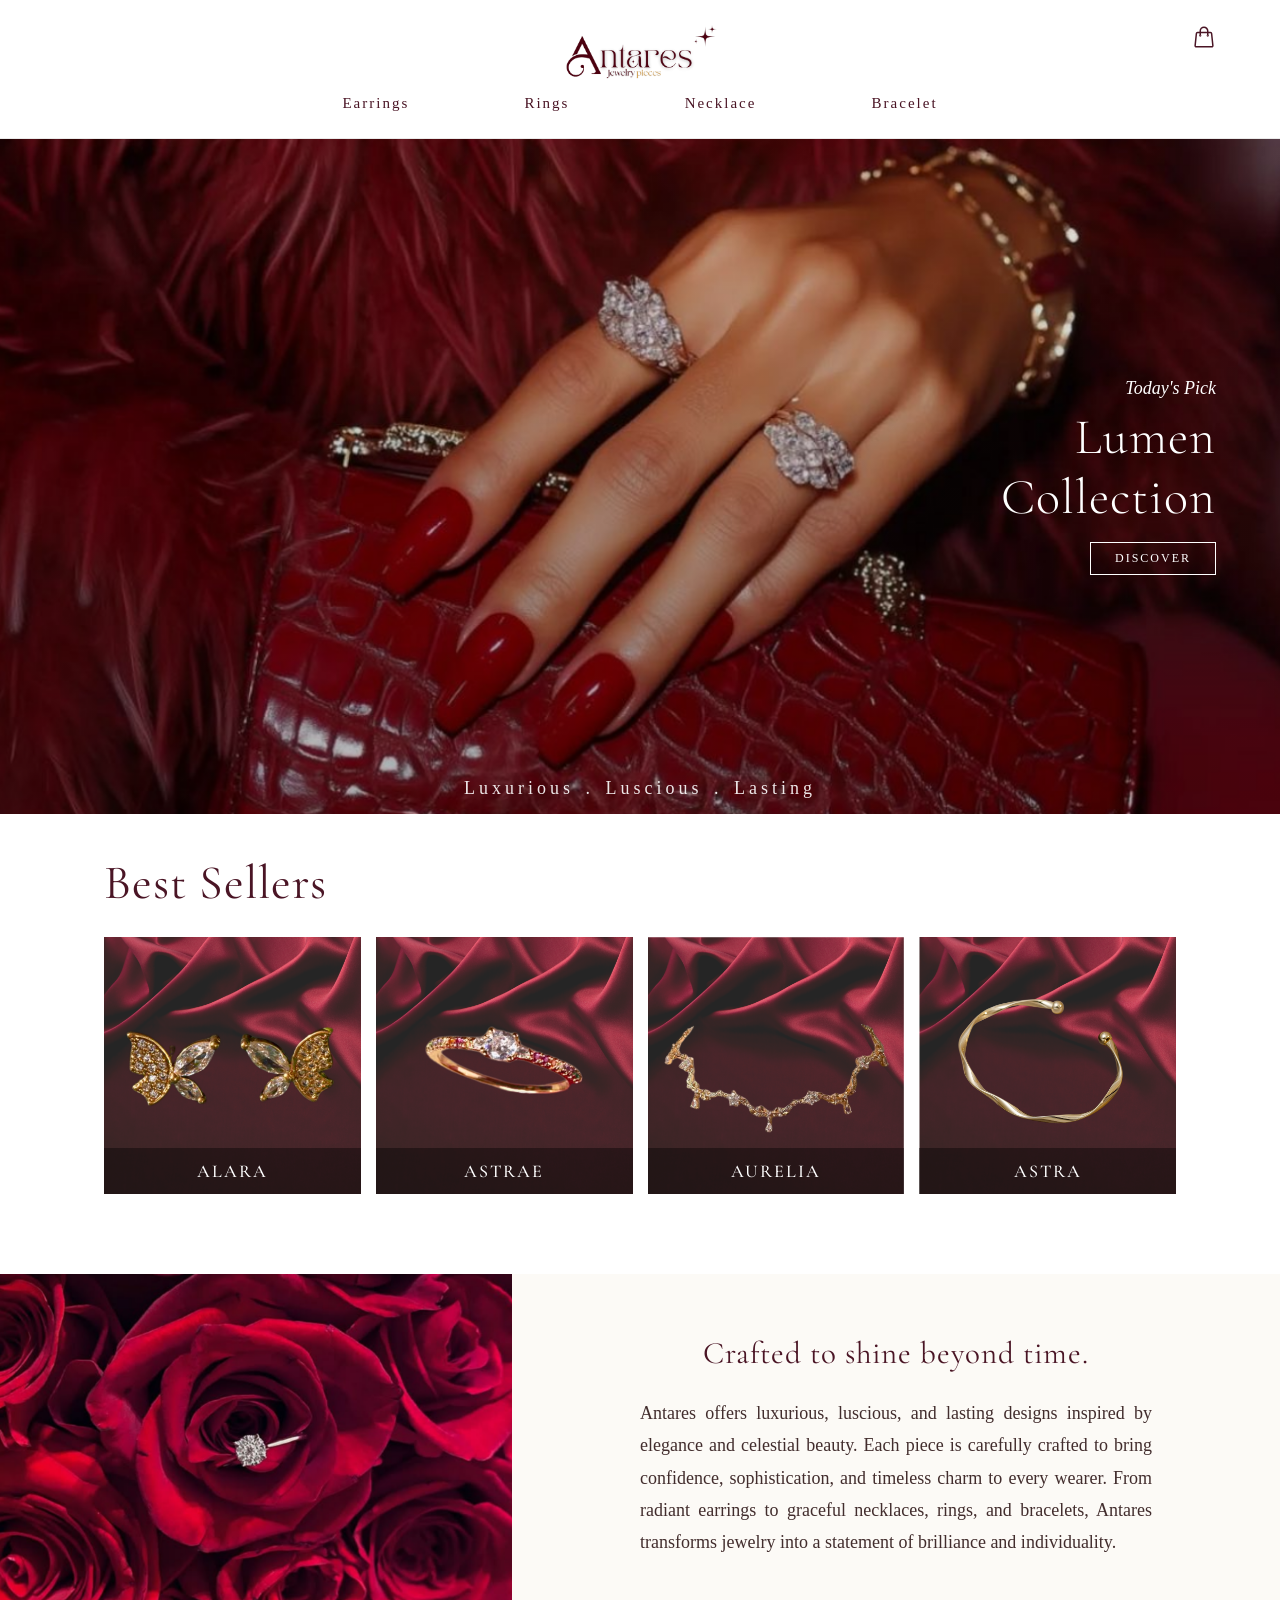
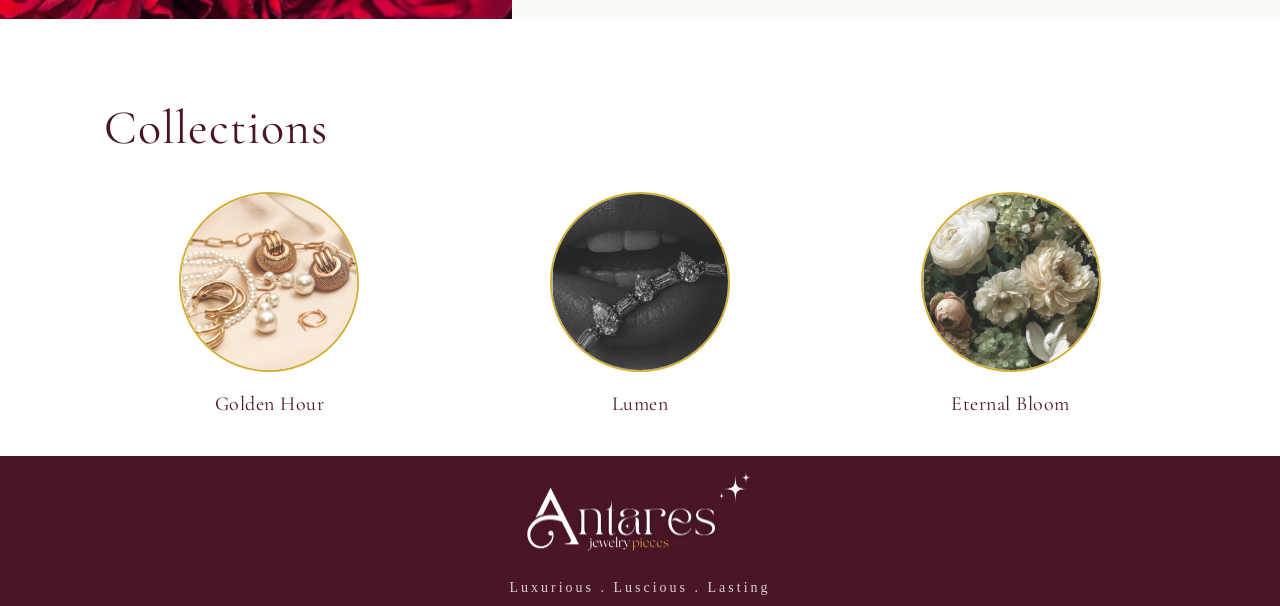
<file: index.html>
<!DOCTYPE html>
<html lang="en">
<head>
    <meta charset="UTF-8">
    <meta name="viewport" content="width=device-width, initial-scale=1.0">
    <title>Antares</title>
    <link href="https://fonts.googleapis.com/css2?family=Cormorant+Garamond:ital,wght@0,400;0,500;1,400&family=Playfair+Display:ital,wght@0,400;0,500;1,400&display=swap" rel="stylesheet">
    <link rel="stylesheet" href="style.css">
</head>
<body>

    <header class="main-header">
        <div class="logo-container">
            <img src="pics/Logo.png" alt="Antares Logo" class="top-logo">
        </div>
        <nav class="nav-links">
            <a href="Earrings.html" class="nav-item">Earrings</a>
            <a href="Rings.html" class="nav-item">Rings</a>
            <a href="Necklace.html" class="nav-item">Necklace</a>
            <a href="Bracelet.html" class="nav-item">Bracelet</a>
        </nav>
        <a href="#" id="cartLink" class="cart-icon">
            <svg xmlns="http://www.w3.org/2000/svg" viewBox="0 0 24 24" fill="none" stroke="currentColor" stroke-width="1.5" width="24" height="24">
                <path d="M15.75 10.5V6a3.75 3.75 0 10-7.5 0v4.5m11.356-1.993l1.263 12c.07.665-.45 1.243-1.119 1.243H4.25a1.125 1.125 0 01-1.12-1.243l1.264-12A1.125 1.125 0 015.513 7.5h12.974c.576 0 1.059.435 1.119 1.007zM8.625 10.5a.375.375 0 11-.75 0 .375.375 0 01.75 0zm7.5 0a.375.375 0 11-.75 0 .375.375 0 01.75 0z" />
            </svg>
        </a>
    </header>

    <main>
        <section class="hero-section" style="background-image: linear-gradient(rgba(0,0,0,0.1), rgba(0,0,0,0.3)), url('pics/Page.png');">
            <div class="hero-content">
                <p class="hero-subtitle">Today's Pick</p>
                <h1 class="hero-title">Lumen<br> Collection</h1>
                <a href="Lumen.html" class="discover-btn">DISCOVER</a>
            </div>
            <p class="hero-tagline">Luxurious . Luscious . Lasting</p>
        </section>

        <section class="section-container">
            <h2 class="section-heading">Best Sellers</h2>
            <div class="best-sellers-grid">
                <div class="product-card" style="background-image: url('pics/Alara.png');">
                    <div class="card-overlay"><span>ALARA</span></div>
                </div>
                <div class="product-card" style="background-image: url('pics/Astrae.png');">
                    <div class="card-overlay"><span>ASTRAE</span></div>
                </div>
                <div class="product-card" style="background-image: url('pics/Aurelia.png');">
                    <div class="card-overlay"><span>AURELIA</span></div>
                </div>
                <div class="product-card" style="background-image: url('pics/Astra.png');">
                    <div class="card-overlay"><span>ASTRA</span></div>
                </div>
            </div>
        </section>

        <section class="story-section">
            <div class="story-image">
               <img src="pics/RoseRing.png" alt="Ring in Flower" class="primary-img">
        <img src="pics/FlowerRing.png" alt="Ring in Flower" class="hover-img">
            </div>
            <div class="story-text-box">
                <h3>Crafted to shine beyond time.</h3>
                <p>Antares offers luxurious, luscious, and lasting designs inspired by elegance and celestial beauty. Each piece is carefully crafted to bring confidence, sophistication, and timeless charm to every wearer. From radiant earrings to graceful necklaces, rings, and bracelets, Antares transforms jewelry into a statement of brilliance and individuality.</p>
            </div>
        </section>

        <section class="section-container">
    <h2 class="section-heading">Collections</h2>
    <div class="collections-grid">
        
        <a href="GoldenHour.html" class="collection-link">
            <div class="collection-item">
                <div class="circle-thumb">
                    <img src="pics/GoldenHour.png" alt="Golden Hour">
                </div>
                <p class="collection-title">Golden Hour</p>
            </div>
        </a>

        <a href="Lumen.html" class="collection-link">
            <div class="collection-item">
                <div class="circle-thumb">
                    <img src="pics/Lumen.png" alt="Lumen">
                </div>
                <p class="collection-title">Lumen</p>
            </div>
        </a>

        <a href="EternalBloom.html" class="collection-link">
            <div class="collection-item">
                <div class="circle-thumb">
                    <img src="pics/EternalBloom.png" alt="Eternal Bloom">
                </div>
                <p class="collection-title">Eternal Bloom</p>
            </div>
        </a>

    </div>
</section>
    </main>

    <footer class="main-footer">
        <img src="pics/FooterLogo.png" alt="Antares Logo Footer" class="footer-logo">
        <p class="footer-tagline">Luxurious . Luscious . Lasting</p>
    </footer>

     <script src="script.js"></script>
</body>
</html>
</file>
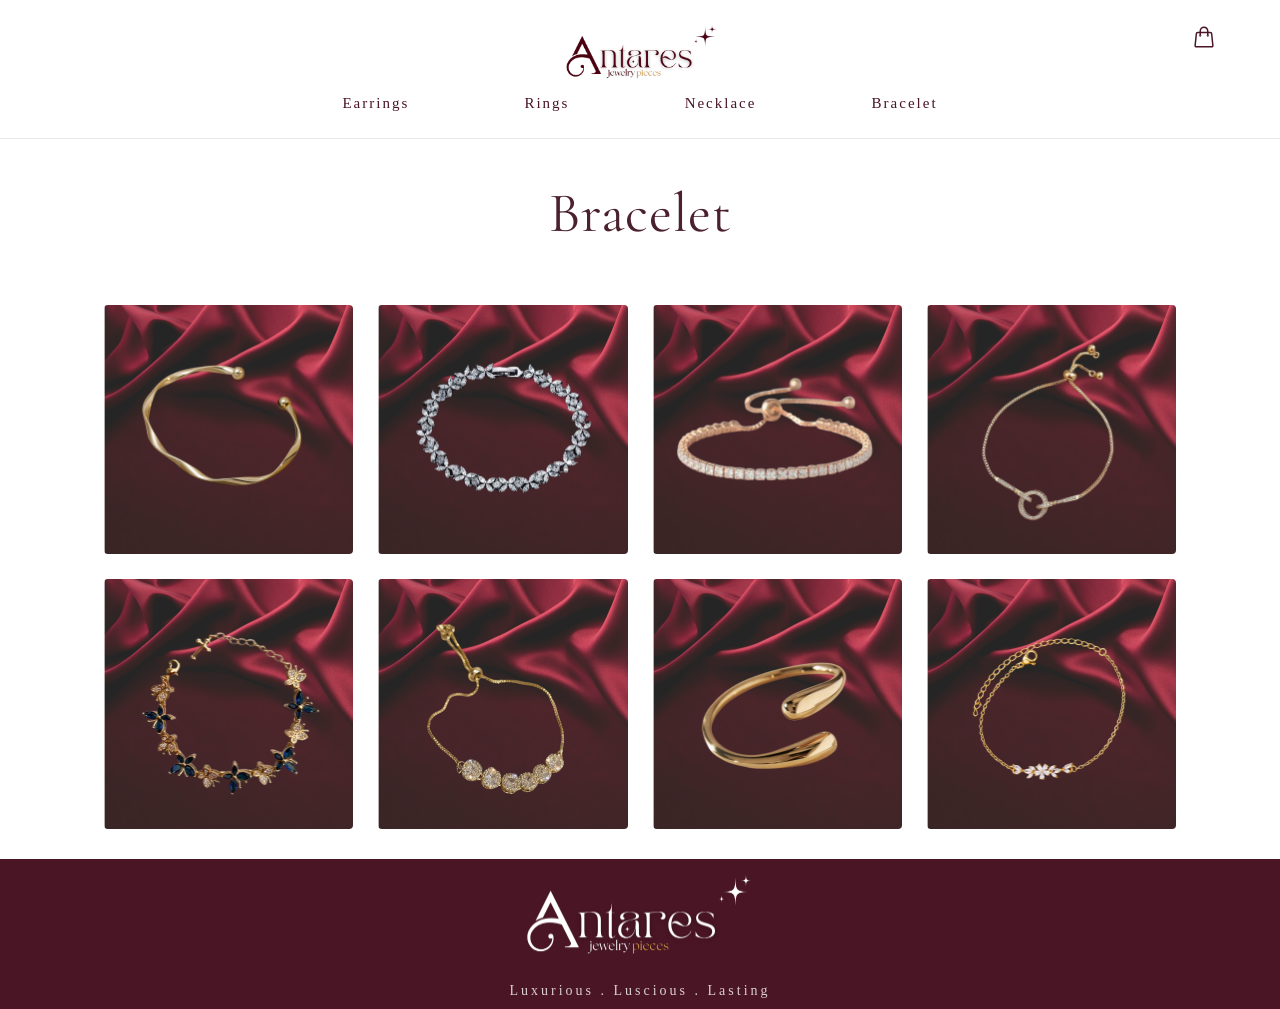
<file: Bracelet.html>
<!DOCTYPE html>
<html lang="en">
<head>
    <meta charset="UTF-8">
    <meta name="viewport" content="width=device-width, initial-scale=1.0">
    <title>Bracelet</title>
    <link href="https://fonts.googleapis.com/css2?family=Cormorant+Garamond:ital,wght@0,400;0,500;1,400&family=Playfair+Display:ital,wght@0,400;0,500;1,400&display=swap" rel="stylesheet">
    <link rel="stylesheet" href="style.css">
</head>
<body>
     <header class="main-header">
        <div class="logo-container">
            <a href="/" class="logo-link">
            <img src="pics/Logo.png" alt="Antares Jewelry Pieces" class="top-logo">
            </a>
        </div>
        <nav class="nav-links">
            <a href="Earrings.html" class="nav-item">Earrings</a>
            <a href="Rings.html" class="nav-item">Rings</a>
            <a href="Necklace.html" class="nav-item">Necklace</a>
            <a href="Bracelet.html" class="nav-item">Bracelet</a>
        </nav>
        <a href="#" id="cartLink" class="cart-icon">
            <svg xmlns="http://www.w3.org/2000/svg" viewBox="0 0 24 24" fill="none" stroke="currentColor" stroke-width="1.5" width="24" height="24">
                <path d="M15.75 10.5V6a3.75 3.75 0 10-7.5 0v4.5m11.356-1.993l1.263 12c.07.665-.45 1.243-1.119 1.243H4.25a1.125 1.125 0 01-1.12-1.243l1.264-12A1.125 1.125 0 015.513 7.5h12.974c.576 0 1.059.435 1.119 1.007zM8.625 10.5a.375.375 0 11-.75 0 .375.375 0 01.75 0zm7.5 0a.375.375 0 11-.75 0 .375.375 0 01.75 0z" />
            </svg>
        </a>
    </header>

<section class="collection-header-section">
     <div class="collection-header-text">
        <h1 class="collection-main-title">Bracelet</h1>
        </div>
</section>


    <div class="accessory-grid">
    
    <div class="accessory-card">
        <div class="accessory-thumb-wrapper">
            <img src="pics/Astra.png" alt="Astra" class="accessory-img">
            <div class="accessory-overlay">
                <span>Astra</span>
            </div>
        </div>
    </div>

    <div class="accessory-card">
        <div class="accessory-thumb-wrapper">
            <img src="pics/Caelum2.png" alt="Caelum" class="accessory-img">
            <div class="accessory-overlay">
                <span>Caelum</span>
            </div>
        </div>
    </div>

    <div class="accessory-card">
        <div class="accessory-thumb-wrapper">
            <img src="pics/Lunessa.png" alt="Lunessa" class="accessory-img">
            <div class="accessory-overlay">
                <span>Lunessa</span>
            </div>
        </div>
    </div>

    <div class="accessory-card">
        <div class="accessory-thumb-wrapper">
            <img src="pics/Elaris.png" alt="Elaris" class="accessory-img">
            <div class="accessory-overlay">
                <span>Elaris</span>
            </div>
        </div>
    </div>

     <div class="accessory-card">
        <div class="accessory-thumb-wrapper">
            <img src="pics/Altaira.png" alt="Altaira" class="accessory-img">
            <div class="accessory-overlay">
                <span>Altaira</span>
            </div>
        </div>
    </div>

    <div class="accessory-card">
        <div class="accessory-thumb-wrapper">
            <img src="pics/Aureline.png" alt="Aureline" class="accessory-img">
            <div class="accessory-overlay">
                <span>Aureline</span>
            </div>
        </div>
    </div>

    <div class="accessory-card">
        <div class="accessory-thumb-wrapper">
            <img src="pics/Nyvelle.png" alt="Nyvelle" class="accessory-img">
            <div class="accessory-overlay">
                <span>Nyvelle</span>
            </div>
        </div>
    </div>

    <div class="accessory-card">
        <div class="accessory-thumb-wrapper">
            <img src="pics/Zaphie.png" alt="Zaphie" class="accessory-img">
            <div class="accessory-overlay">
                <span>Zaphie</span>
            </div>
        </div>
    </div>

</div>

    <footer class="main-footer">
        <img src="pics/FooterLogo.png" alt="Antares Logo Footer" class="footer-logo">
        <p class="footer-tagline">Luxurious . Luscious . Lasting</p>
    </footer>

    <script src="script.js"></script>
</body>
</body>
</html>
</file>
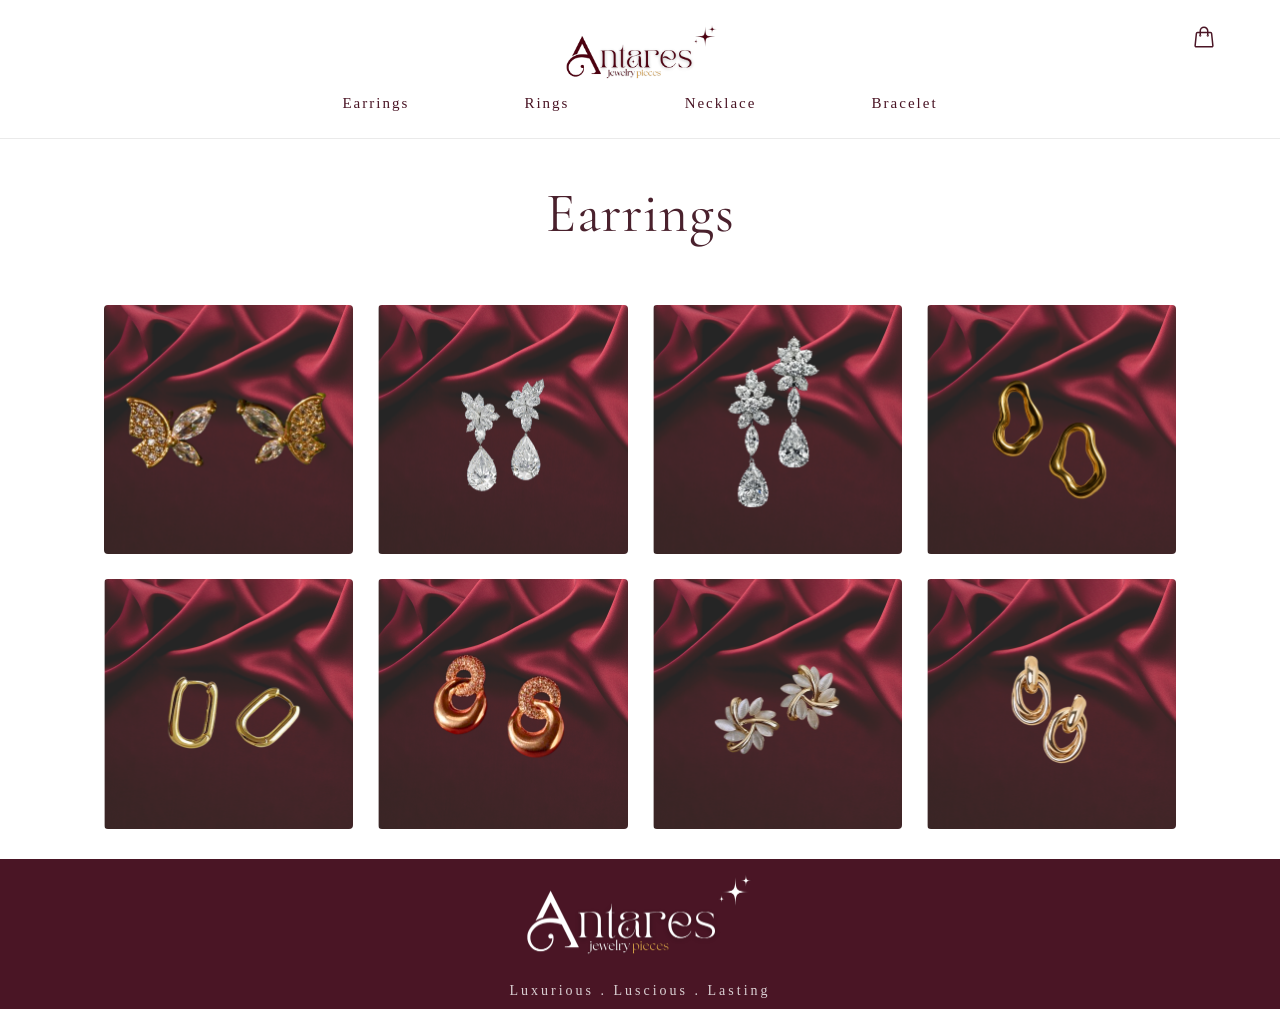
<file: Earrings.html>
<!DOCTYPE html>
<html lang="en">
<head>
    <meta charset="UTF-8">
    <meta name="viewport" content="width=device-width, initial-scale=1.0">
    <title>Earrings</title>
    <link href="https://fonts.googleapis.com/css2?family=Cormorant+Garamond:ital,wght@0,400;0,500;1,400&family=Playfair+Display:ital,wght@0,400;0,500;1,400&display=swap" rel="stylesheet">
    <link rel="stylesheet" href="style.css">
</head>
<body>
     <header class="main-header">
        <div class="logo-container">
            <a href="/" class="logo-link">
            <img src="pics/Logo.png" alt="Antares Jewelry Pieces" class="top-logo">
            </a>
        </div>
        <nav class="nav-links">
            <a href="Earrings.html" class="nav-item">Earrings</a>
            <a href="Rings.html" class="nav-item">Rings</a>
            <a href="Necklace.html" class="nav-item">Necklace</a>
            <a href="Bracelet.html" class="nav-item">Bracelet</a>
        </nav>
        <a href="#" id="cartLink" class="cart-icon">
            <svg xmlns="http://www.w3.org/2000/svg" viewBox="0 0 24 24" fill="none" stroke="currentColor" stroke-width="1.5" width="24" height="24">
                <path d="M15.75 10.5V6a3.75 3.75 0 10-7.5 0v4.5m11.356-1.993l1.263 12c.07.665-.45 1.243-1.119 1.243H4.25a1.125 1.125 0 01-1.12-1.243l1.264-12A1.125 1.125 0 015.513 7.5h12.974c.576 0 1.059.435 1.119 1.007zM8.625 10.5a.375.375 0 11-.75 0 .375.375 0 01.75 0zm7.5 0a.375.375 0 11-.75 0 .375.375 0 01.75 0z" />
            </svg>
        </a>
    </header>

<section class="collection-header-section">
     <div class="collection-header-text">
        <h1 class="collection-main-title">Earrings</h1>
        </div>
</section>


    <div class="accessory-grid">
    
    <div class="accessory-card">
        <div class="accessory-thumb-wrapper">
            <img src="pics/Alara.png" alt="Alara" class="accessory-img">
            <div class="accessory-overlay">
                <span>Alara</span>
            </div>
        </div>
    </div>

    <div class="accessory-card">
        <div class="accessory-thumb-wrapper">
            <img src="pics/Nyxia.png" alt="Nyxia" class="accessory-img">
            <div class="accessory-overlay">
                <span>Nyxia</span>
            </div>
        </div>
    </div>

    <div class="accessory-card">
        <div class="accessory-thumb-wrapper">
            <img src="pics/Serapha2.png" alt="Serapha" class="accessory-img">
            <div class="accessory-overlay">
                <span>Serapha</span>
            </div>
        </div>
    </div>

    <div class="accessory-card">
        <div class="accessory-thumb-wrapper">
            <img src="pics/Zanara2.png" alt="Zanara" class="accessory-img">
            <div class="accessory-overlay">
                <span>Zanara</span>
            </div>
        </div>
    </div>

     <div class="accessory-card">
        <div class="accessory-thumb-wrapper">
            <img src="pics/Elaria.png" alt="Elaria" class="accessory-img">
            <div class="accessory-overlay">
                <span>Elaria</span>
            </div>
        </div>
    </div>

    <div class="accessory-card">
        <div class="accessory-thumb-wrapper">
            <img src="pics/Orion.png" alt="Orion" class="accessory-img">
            <div class="accessory-overlay">
                <span>Orion</span>
            </div>
        </div>
    </div>

    <div class="accessory-card">
        <div class="accessory-thumb-wrapper">
            <img src="pics/Celeste.png" alt="Celeste" class="accessory-img">
            <div class="accessory-overlay">
                <span>Celeste</span>
            </div>
        </div>
    </div>

    <div class="accessory-card">
        <div class="accessory-thumb-wrapper">
            <img src="pics/Vega.png" alt="Vega" class="accessory-img">
            <div class="accessory-overlay">
                <span>Vega</span>
            </div>
        </div>
    </div>

</div>

    <footer class="main-footer">
        <img src="pics/FooterLogo.png" alt="Antares Logo Footer" class="footer-logo">
        <p class="footer-tagline">Luxurious . Luscious . Lasting</p>
    </footer>
   
    <script src="script.js"></script>
</body>
</body>
</html>
</file>
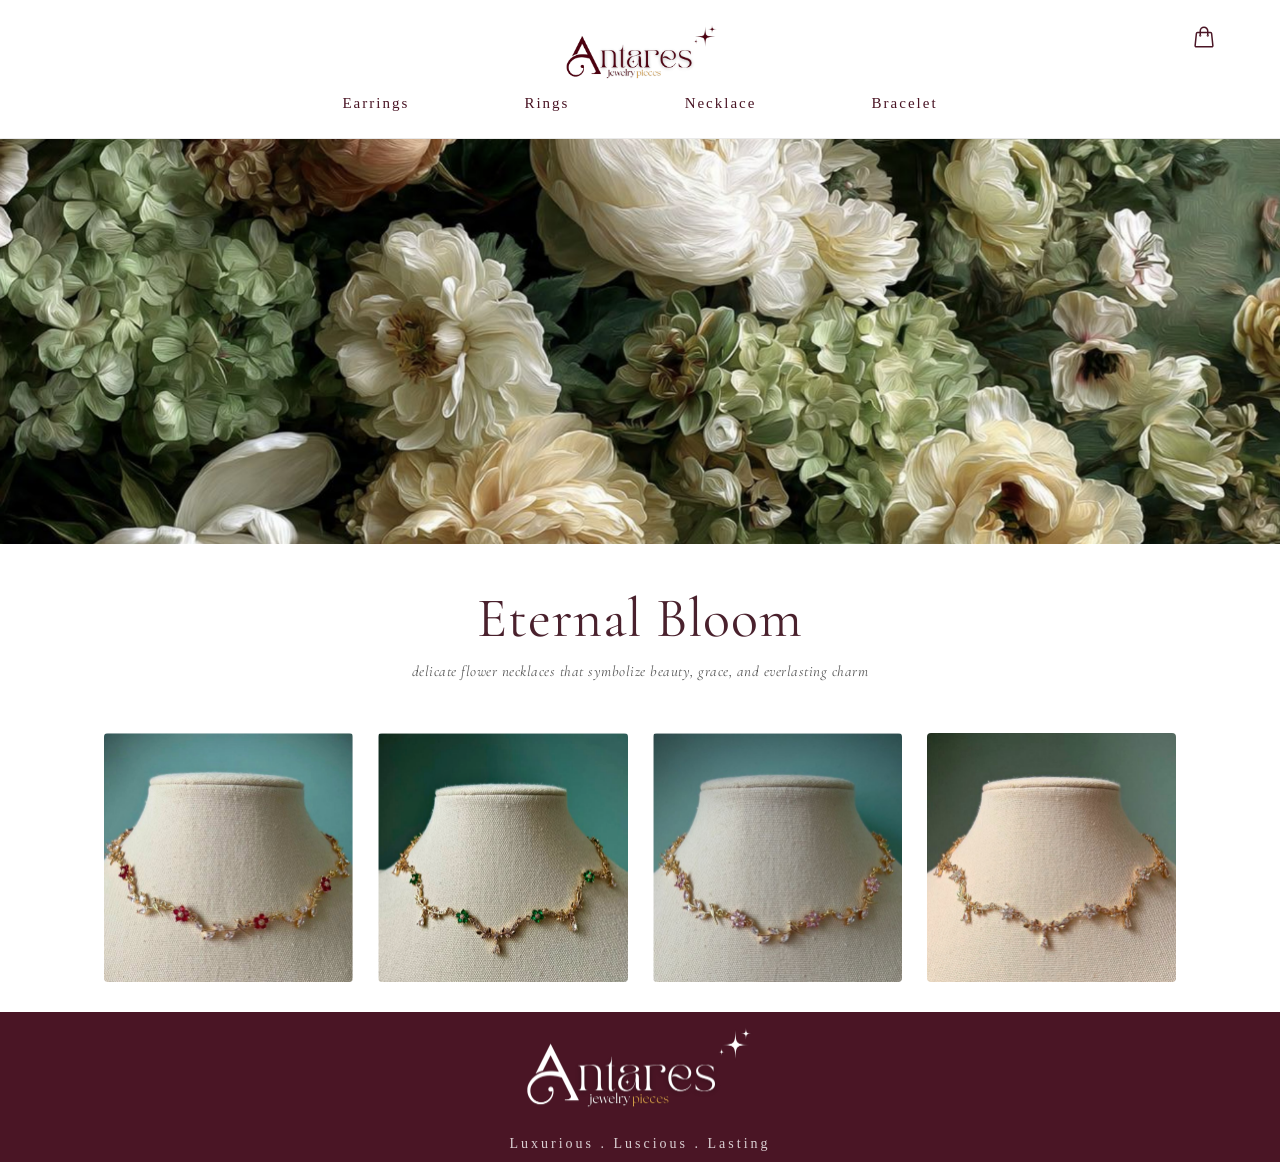
<file: EternalBloom.html>
<!DOCTYPE html>
<html lang="en">
<head>
    <meta charset="UTF-8">
    <meta name="viewport" content="width=device-width, initial-scale=1.0">
    <title>Eternal Bloom</title>
    <link href="https://fonts.googleapis.com/css2?family=Cormorant+Garamond:ital,wght@0,400;0,500;1,400&family=Playfair+Display:ital,wght@0,400;0,500;1,400&display=swap" rel="stylesheet">
    <link rel="stylesheet" href="style.css">
</head>
<body>
     <header class="main-header">
        <div class="logo-container">
            <a href="/" class="logo-link">
            <img src="pics/Logo.png" alt="Antares Jewelry Pieces" class="top-logo">
            </a>
        </div>
        <nav class="nav-links">
            <a href="Earrings.html" class="nav-item">Earrings</a>
            <a href="Rings.html" class="nav-item">Rings</a>
            <a href="Necklace.html" class="nav-item">Necklace</a>
            <a href="Bracelet.html" class="nav-item">Bracelet</a>
        </nav>
        <a href="#" id="cartLink" class="cart-icon">
            <svg xmlns="http://www.w3.org/2000/svg" viewBox="0 0 24 24" fill="none" stroke="currentColor" stroke-width="1.5" width="24" height="24">
                <path d="M15.75 10.5V6a3.75 3.75 0 10-7.5 0v4.5m11.356-1.993l1.263 12c.07.665-.45 1.243-1.119 1.243H4.25a1.125 1.125 0 01-1.12-1.243l1.264-12A1.125 1.125 0 015.513 7.5h12.974c.576 0 1.059.435 1.119 1.007zM8.625 10.5a.375.375 0 11-.75 0 .375.375 0 01.75 0zm7.5 0a.375.375 0 11-.75 0 .375.375 0 01.75 0z" />
            </svg>
        </a>
    </header>

    <section class="collection-header-section">
    <div class="collection-banner-img">
        <img src="pics/EB.png" alt="Eternal Bloom">
    </div>
    
    <div class="collection-header-text">
        <h1 class="collection-main-title">Eternal Bloom</h1>
        <p class="collection-subtitle">delicate flower necklaces that symbolize beauty, grace, and everlasting charm</p>
    </div>
</section>


    <div class="accessory-grid">
    
    <div class="accessory-card">
        <div class="accessory-thumb-wrapper">
            <img src="pics/Thalasa.png" alt="Thalasa" class="accessory-img">
            <div class="accessory-overlay">
                <span>Thalasa</span>
            </div>
        </div>
    </div>

    <div class="accessory-card">
        <div class="accessory-thumb-wrapper">
            <img src="pics/Mera.png" alt="Mera" class="accessory-img">
            <div class="accessory-overlay">
                <span>Mera</span>
            </div>
        </div>
    </div>

    <div class="accessory-card">
        <div class="accessory-thumb-wrapper">
            <img src="pics/Liora.png" alt="Liora" class="accessory-img">
            <div class="accessory-overlay">
                <span>Liora</span>
            </div>
        </div>
    </div>

    <div class="accessory-card">
        <div class="accessory-thumb-wrapper">
            <img src="pics/Aurelia2.png" alt="Aurelia" class="accessory-img">
            <div class="accessory-overlay">
                <span>Aurelia</span>
            </div>
        </div>
    </div>

</div>

    <footer class="main-footer">
        <img src="pics/FooterLogo.png" alt="Antares Logo Footer" class="footer-logo">
        <p class="footer-tagline">Luxurious . Luscious . Lasting</p>
    </footer>

    <script src="script.js"></script>
</body>
</body>
</html>
</file>
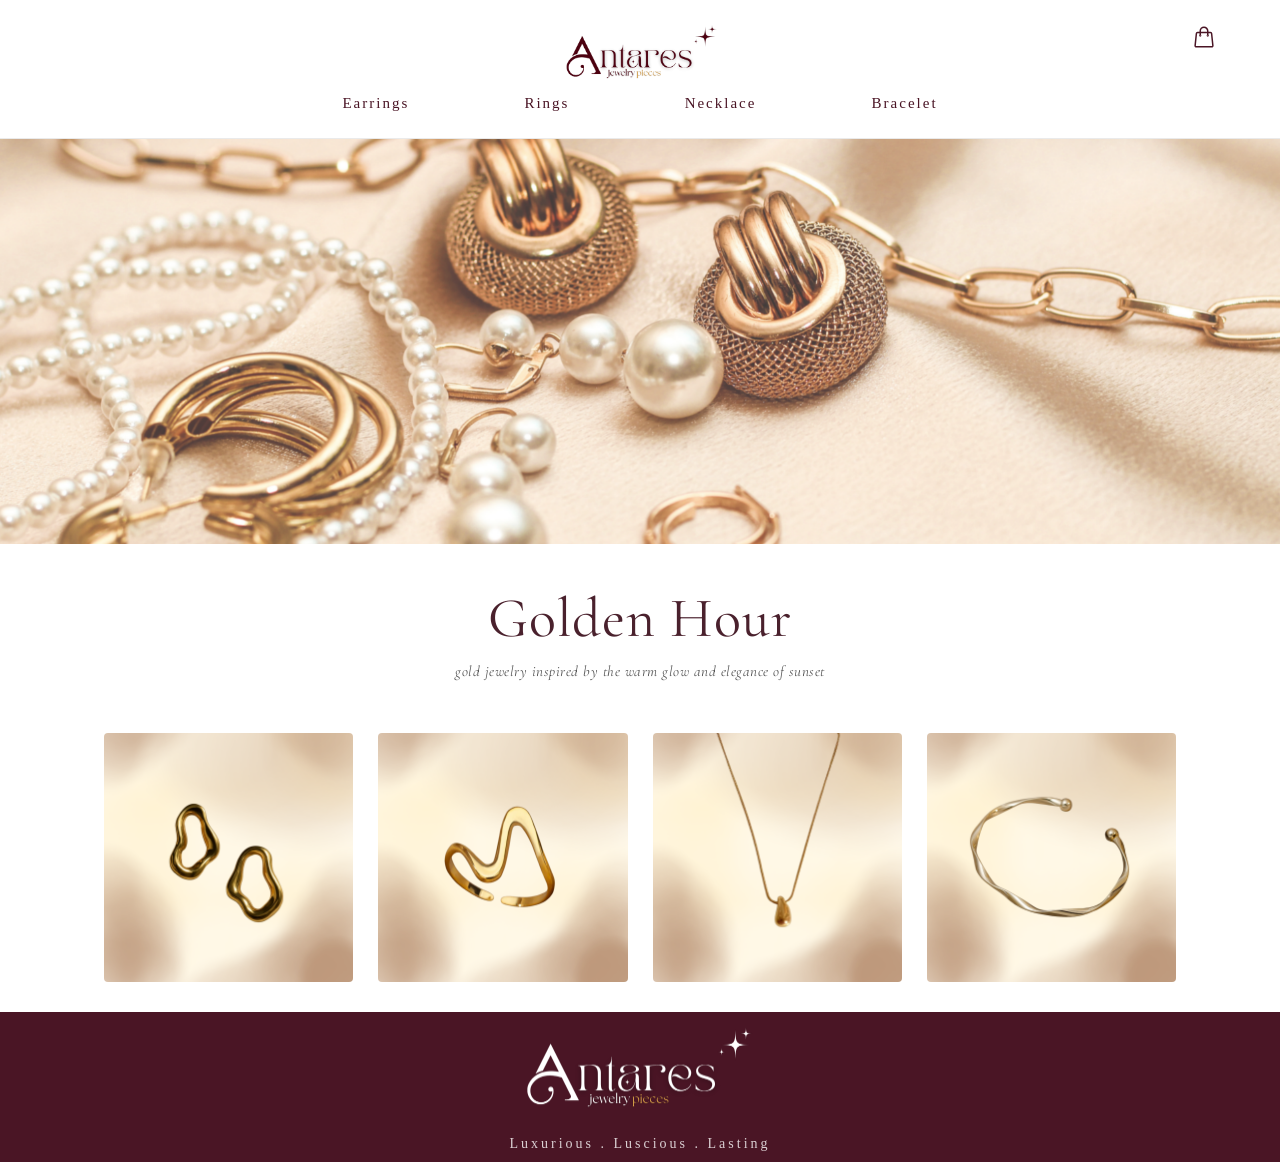
<file: GoldenHour.html>
<!DOCTYPE html>
<html lang="en">
<head>
    <meta charset="UTF-8">
    <meta name="viewport" content="width=device-width, initial-scale=1.0">
    <title>Golden Hour</title>
    <link href="https://fonts.googleapis.com/css2?family=Cormorant+Garamond:ital,wght@0,400;0,500;1,400&family=Playfair+Display:ital,wght@0,400;0,500;1,400&display=swap" rel="stylesheet">
    <link rel="stylesheet" href="style.css">
</head>
<body>
     <header class="main-header">
        <div class="logo-container">
            <a href="/" class="logo-link">
            <img src="pics/Logo.png" alt="Antares Jewelry Pieces" class="top-logo">
            </a>
        </div>
        <nav class="nav-links">
            <a href="Earrings.html" class="nav-item">Earrings</a>
            <a href="Rings.html" class="nav-item">Rings</a>
            <a href="Necklace.html" class="nav-item">Necklace</a>
            <a href="Bracelet.html" class="nav-item">Bracelet</a>
        </nav>
        <a href="#" id="cartLink" class="cart-icon">
            <svg xmlns="http://www.w3.org/2000/svg" viewBox="0 0 24 24" fill="none" stroke="currentColor" stroke-width="1.5" width="24" height="24">
                <path d="M15.75 10.5V6a3.75 3.75 0 10-7.5 0v4.5m11.356-1.993l1.263 12c.07.665-.45 1.243-1.119 1.243H4.25a1.125 1.125 0 01-1.12-1.243l1.264-12A1.125 1.125 0 015.513 7.5h12.974c.576 0 1.059.435 1.119 1.007zM8.625 10.5a.375.375 0 11-.75 0 .375.375 0 01.75 0zm7.5 0a.375.375 0 11-.75 0 .375.375 0 01.75 0z" />
            </svg>
        </a>
    </header>

    <section class="collection-header-section">
    <div class="collection-banner-img">
        <img src="pics/GH.png" alt="Golden Hour">
    </div>
    
    <div class="collection-header-text">
        <h1 class="collection-main-title">Golden Hour</h1>
        <p class="collection-subtitle">gold jewelry inspired by the warm glow and elegance of sunset</p>
    </div>
</section>


    <div class="accessory-grid">
    
    <div class="accessory-card">
        <div class="accessory-thumb-wrapper">
            <img src="pics/GHZanara.png" alt="Zanara" class="accessory-img">
            <div class="accessory-overlay">
                <span>Zanara</span>
            </div>
        </div>
    </div>

    <div class="accessory-card">
        <div class="accessory-thumb-wrapper">
            <img src="pics/GHCallista.png" alt="Callista" class="accessory-img">
            <div class="accessory-overlay">
                <span>Callista</span>
            </div>
        </div>
    </div>

    <div class="accessory-card">
        <div class="accessory-thumb-wrapper">
            <img src="pics/GHSolenne.png" alt="Solenne" class="accessory-img">
            <div class="accessory-overlay">
                <span>Solenne</span>
            </div>
        </div>
    </div>

    <div class="accessory-card">
        <div class="accessory-thumb-wrapper">
            <img src="pics/GHAstra.png" alt="Astra" class="accessory-img">
            <div class="accessory-overlay">
                <span>Astra</span>
            </div>
        </div>
    </div>

</div>

    <footer class="main-footer">
        <img src="pics/FooterLogo.png" alt="Antares Logo Footer" class="footer-logo">
        <p class="footer-tagline">Luxurious . Luscious . Lasting</p>
    </footer>

    <script src="script.js"></script>
</body>
</body>
</html>
</file>
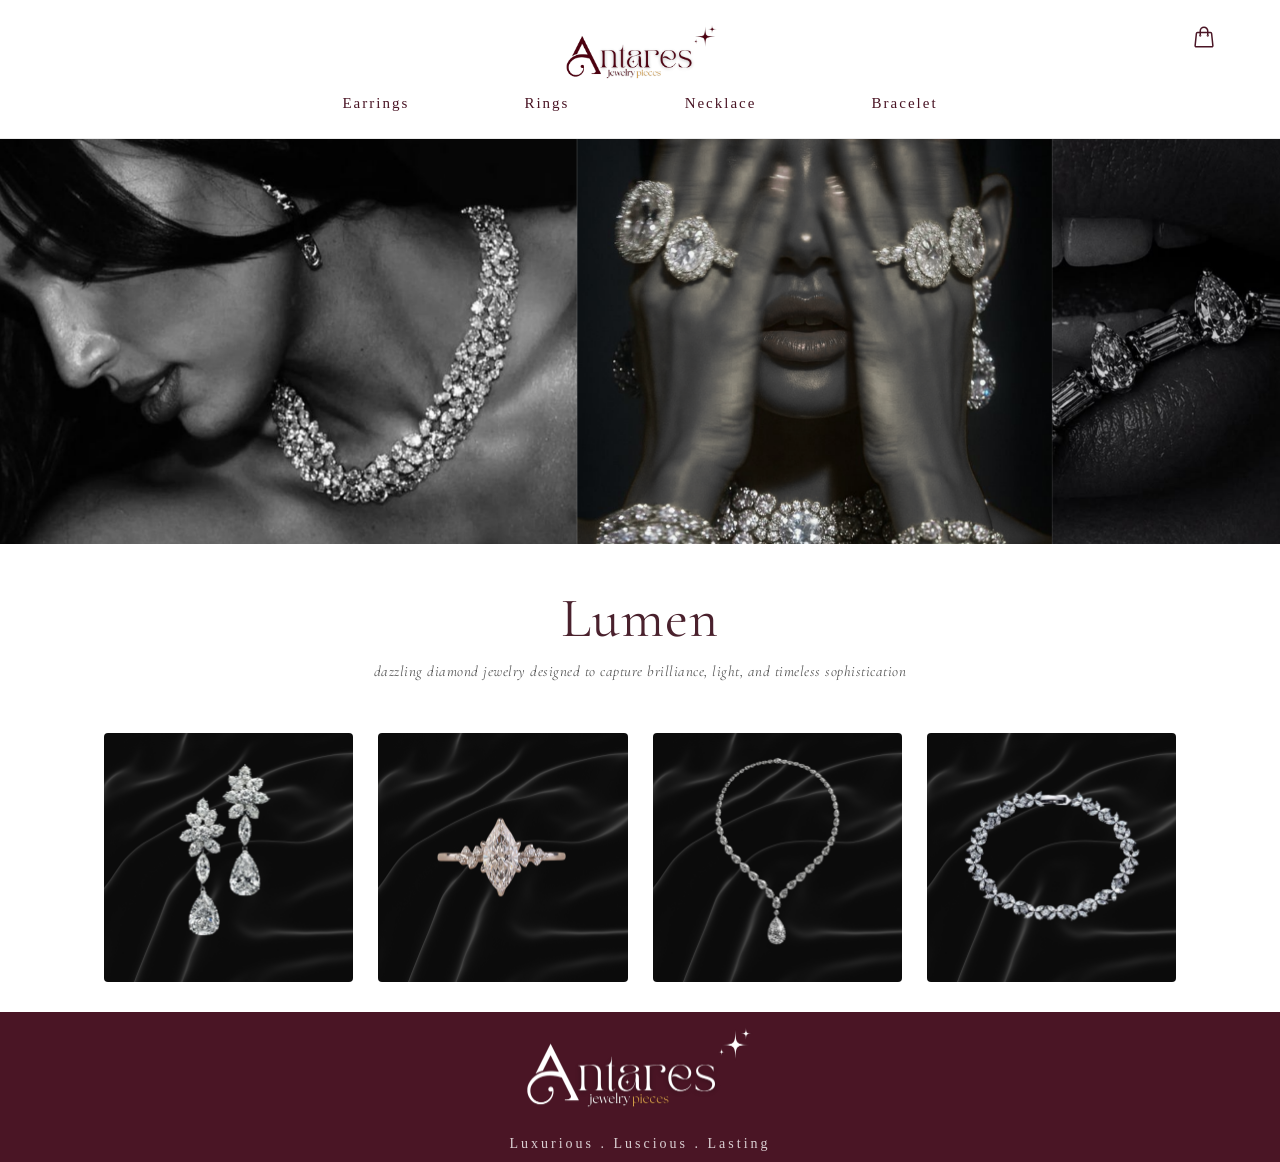
<file: Lumen.html>
<!DOCTYPE html>
<html lang="en">
<head>
    <meta charset="UTF-8">
    <meta name="viewport" content="width=device-width, initial-scale=1.0">
    <title>Lumen</title>
    <link href="https://fonts.googleapis.com/css2?family=Cormorant+Garamond:ital,wght@0,400;0,500;1,400&family=Playfair+Display:ital,wght@0,400;0,500;1,400&display=swap" rel="stylesheet">
    <link rel="stylesheet" href="style.css">
</head>
<body>
     <header class="main-header">
        <div class="logo-container">
            <a href="/" class="logo-link">
            <img src="pics/Logo.png" alt="Antares Jewelry Pieces" class="top-logo">
            </a>
        </div>
        <nav class="nav-links">
            <a href="Earrings.html" class="nav-item">Earrings</a>
            <a href="Rings.html" class="nav-item">Rings</a>
            <a href="Necklace.html" class="nav-item">Necklace</a>
            <a href="Bracelet.html" class="nav-item">Bracelet</a>
        </nav>
        <a href="#" id="cartLink" class="cart-icon">
            <svg xmlns="http://www.w3.org/2000/svg" viewBox="0 0 24 24" fill="none" stroke="currentColor" stroke-width="1.5" width="24" height="24">
                <path d="M15.75 10.5V6a3.75 3.75 0 10-7.5 0v4.5m11.356-1.993l1.263 12c.07.665-.45 1.243-1.119 1.243H4.25a1.125 1.125 0 01-1.12-1.243l1.264-12A1.125 1.125 0 015.513 7.5h12.974c.576 0 1.059.435 1.119 1.007zM8.625 10.5a.375.375 0 11-.75 0 .375.375 0 01.75 0zm7.5 0a.375.375 0 11-.75 0 .375.375 0 01.75 0z" />
            </svg>
        </a>
    </header>

    <section class="collection-header-section">
    <div class="collection-banner-img">
        <img src="pics/Lum.png" alt="Lumen">
    </div>
    
    <div class="collection-header-text">
        <h1 class="collection-main-title">Lumen</h1>
        <p class="collection-subtitle">dazzling diamond jewelry designed to capture brilliance, light, and timeless sophistication</p>
    </div>
</section>


    <div class="accessory-grid">
    
    <div class="accessory-card">
        <div class="accessory-thumb-wrapper">
            <img src="pics/Serapha.png" alt="Serapha" class="accessory-img">
            <div class="accessory-overlay">
                <span>Serapha</span>
            </div>
        </div>
    </div>

    <div class="accessory-card">
        <div class="accessory-thumb-wrapper">
            <img src="pics/Nyra.png" alt="Nyra" class="accessory-img">
            <div class="accessory-overlay">
                <span>Nyra</span>
            </div>
        </div>
    </div>

    <div class="accessory-card">
        <div class="accessory-thumb-wrapper">
            <img src="pics/Soléa.png" alt="Soléa" class="accessory-img">
            <div class="accessory-overlay">
                <span>Soléa</span>
            </div>
        </div>
    </div>

    <div class="accessory-card">
        <div class="accessory-thumb-wrapper">
            <img src="pics/Caelum.png" alt="Caelum" class="accessory-img">
            <div class="accessory-overlay">
                <span>Caelum</span>
            </div>
        </div>
    </div>

</div>

    <footer class="main-footer">
        <img src="pics/FooterLogo.png" alt="Antares Logo Footer" class="footer-logo">
        <p class="footer-tagline">Luxurious . Luscious . Lasting</p>
    </footer>

    <script src="script.js"></script>
</body>
</body>
</html>
</file>
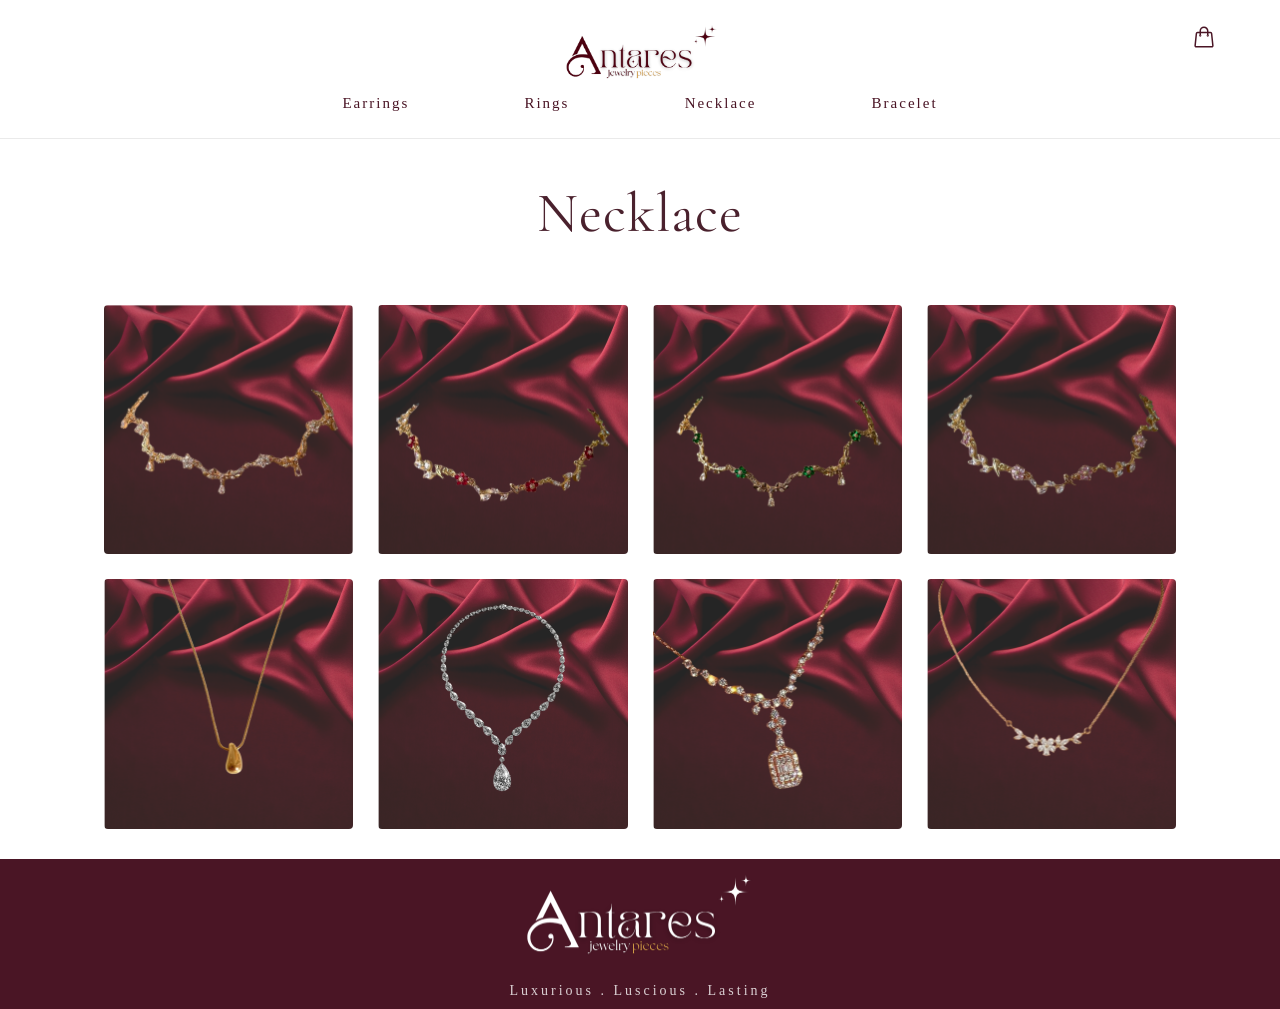
<file: Necklace.html>
<!DOCTYPE html>
<html lang="en">
<head>
    <meta charset="UTF-8">
    <meta name="viewport" content="width=device-width, initial-scale=1.0">
    <title>Necklace</title>
    <link href="https://fonts.googleapis.com/css2?family=Cormorant+Garamond:ital,wght@0,400;0,500;1,400&family=Playfair+Display:ital,wght@0,400;0,500;1,400&display=swap" rel="stylesheet">
    <link rel="stylesheet" href="style.css">
</head>
<body>
     <header class="main-header">
        <div class="logo-container">
            <a href="/" class="logo-link">
            <img src="pics/Logo.png" alt="Antares Jewelry Pieces" class="top-logo">
            </a>
        </div>
        <nav class="nav-links">
            <a href="Earrings.html" class="nav-item">Earrings</a>
            <a href="Rings.html" class="nav-item">Rings</a>
            <a href="Necklace.html" class="nav-item">Necklace</a>
            <a href="Bracelet.html" class="nav-item">Bracelet</a>
        </nav>
        <a href="#" id="cartLink" class="cart-icon">
            <svg xmlns="http://www.w3.org/2000/svg" viewBox="0 0 24 24" fill="none" stroke="currentColor" stroke-width="1.5" width="24" height="24">
                <path d="M15.75 10.5V6a3.75 3.75 0 10-7.5 0v4.5m11.356-1.993l1.263 12c.07.665-.45 1.243-1.119 1.243H4.25a1.125 1.125 0 01-1.12-1.243l1.264-12A1.125 1.125 0 015.513 7.5h12.974c.576 0 1.059.435 1.119 1.007zM8.625 10.5a.375.375 0 11-.75 0 .375.375 0 01.75 0zm7.5 0a.375.375 0 11-.75 0 .375.375 0 01.75 0z" />
            </svg>
        </a>
    </header>

<section class="collection-header-section">
     <div class="collection-header-text">
        <h1 class="collection-main-title">Necklace</h1>
    </div>
</section>


    <div class="accessory-grid">
    
    <div class="accessory-card">
        <div class="accessory-thumb-wrapper">
            <img src="pics/Aurelia.png" alt="Aurelia" class="accessory-img">
            <div class="accessory-overlay">
                <span>Aurelia</span>
            </div>
        </div>
    </div>

    <div class="accessory-card">
        <div class="accessory-thumb-wrapper">
            <img src="pics/Thalasa2.png" alt="Thalasa" class="accessory-img">
            <div class="accessory-overlay">
                <span>Thalasa</span>
            </div>
        </div>
    </div>

    <div class="accessory-card">
        <div class="accessory-thumb-wrapper">
            <img src="pics/Mera2.png" alt="Mera" class="accessory-img">
            <div class="accessory-overlay">
                <span>Mera</span>
            </div>
        </div>
    </div>

    <div class="accessory-card">
        <div class="accessory-thumb-wrapper">
            <img src="pics/Liora2.png" alt="Liora" class="accessory-img">
            <div class="accessory-overlay">
                <span>Liora</span>
            </div>
        </div>
    </div>

     <div class="accessory-card">
        <div class="accessory-thumb-wrapper">
            <img src="pics/Solenne.png" alt="Solenne" class="accessory-img">
            <div class="accessory-overlay">
                <span>Solenne</span>
            </div>
        </div>
    </div>

    <div class="accessory-card">
        <div class="accessory-thumb-wrapper">
            <img src="pics/Soléa2.png" alt="Soléa" class="accessory-img">
            <div class="accessory-overlay">
                <span>Soléa</span>
            </div>
        </div>
    </div>

    <div class="accessory-card">
        <div class="accessory-thumb-wrapper">
            <img src="pics/Cressida.png" alt="Cressida" class="accessory-img">
            <div class="accessory-overlay">
                <span>Cressida</span>
            </div>
        </div>
    </div>

    <div class="accessory-card">
        <div class="accessory-thumb-wrapper">
            <img src="pics/Zaphielle.png" alt="Zaphielle" class="accessory-img">
            <div class="accessory-overlay">
                <span>Zaphielle</span>
            </div>
        </div>
    </div>

</div>

    <footer class="main-footer">
        <img src="pics/FooterLogo.png" alt="Antares Logo Footer" class="footer-logo">
        <p class="footer-tagline">Luxurious . Luscious . Lasting</p>
    </footer>

    
   <script src="script.js"></script>
</body>
</body>
</html>
</file>
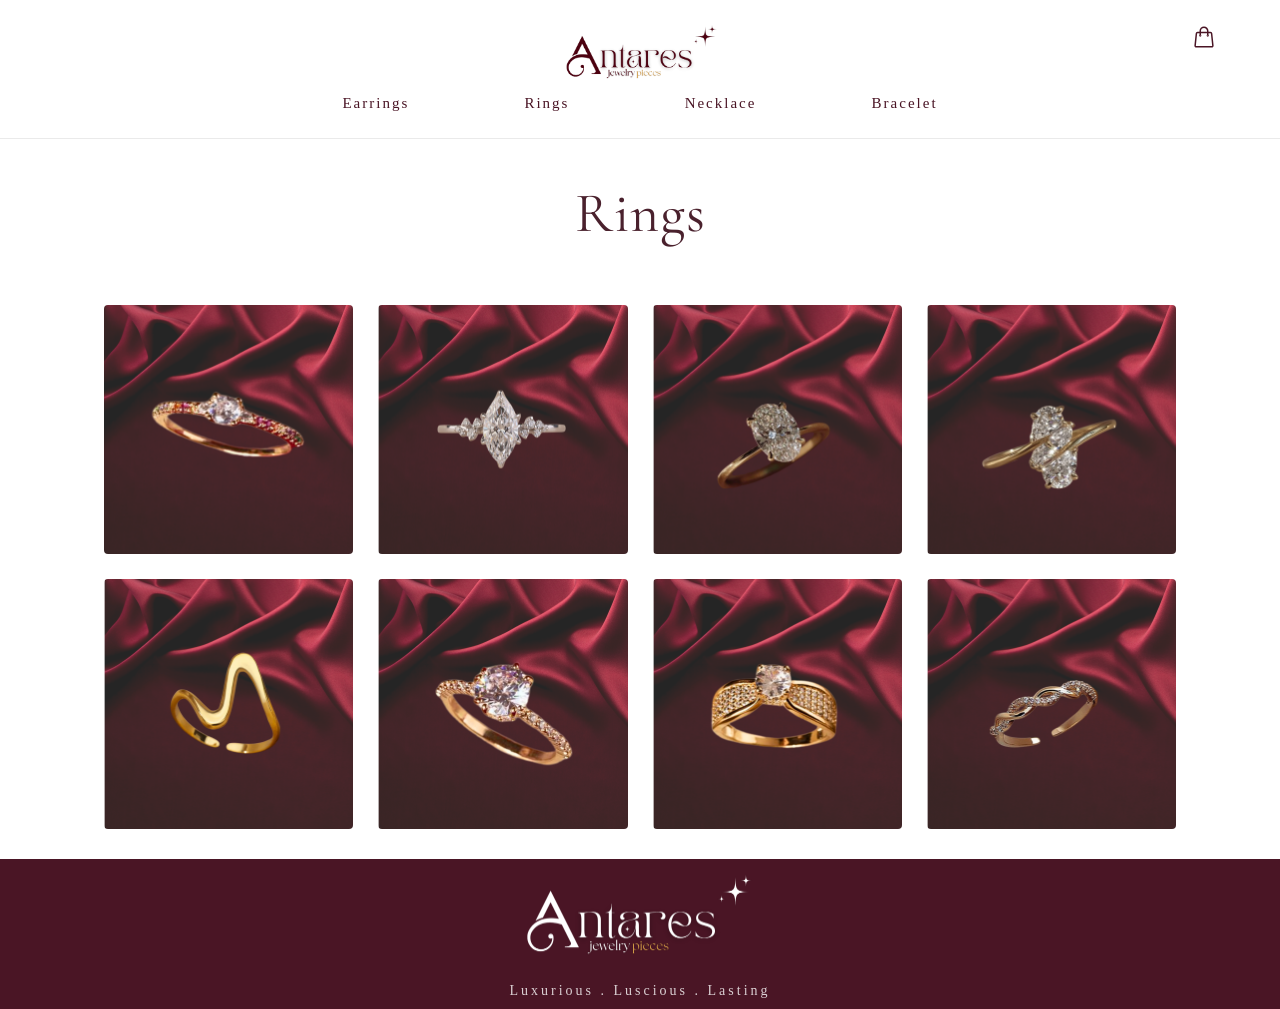
<file: Rings.html>
<!DOCTYPE html>
<html lang="en">
<head>
    <meta charset="UTF-8">
    <meta name="viewport" content="width=device-width, initial-scale=1.0">
    <title>Rings</title>
    <link href="https://fonts.googleapis.com/css2?family=Cormorant+Garamond:ital,wght@0,400;0,500;1,400&family=Playfair+Display:ital,wght@0,400;0,500;1,400&display=swap" rel="stylesheet">
    <link rel="stylesheet" href="style.css">
</head>
<body>
     <header class="main-header">
        <div class="logo-container">
            <a href="/" class="logo-link">
            <img src="pics/Logo.png" alt="Antares Jewelry Pieces" class="top-logo">
            </a>
        </div>
        <nav class="nav-links">
            <a href="Earrings.html" class="nav-item">Earrings</a>
            <a href="Rings.html" class="nav-item">Rings</a>
            <a href="Necklace.html" class="nav-item">Necklace</a>
            <a href="Bracelet.html" class="nav-item">Bracelet</a>
        </nav>
        <a href="#" id="cartLink" class="cart-icon">
            <svg xmlns="http://www.w3.org/2000/svg" viewBox="0 0 24 24" fill="none" stroke="currentColor" stroke-width="1.5" width="24" height="24">
                <path d="M15.75 10.5V6a3.75 3.75 0 10-7.5 0v4.5m11.356-1.993l1.263 12c.07.665-.45 1.243-1.119 1.243H4.25a1.125 1.125 0 01-1.12-1.243l1.264-12A1.125 1.125 0 015.513 7.5h12.974c.576 0 1.059.435 1.119 1.007zM8.625 10.5a.375.375 0 11-.75 0 .375.375 0 01.75 0zm7.5 0a.375.375 0 11-.75 0 .375.375 0 01.75 0z" />
            </svg>
        </a>
    </header>

<section class="collection-header-section">
     <div class="collection-header-text">
        <h1 class="collection-main-title">Rings</h1>
    </div>
</section>


    <div class="accessory-grid">
    
    <div class="accessory-card">
        <div class="accessory-thumb-wrapper">
            <img src="pics/Astrae.png" alt="Astrae" class="accessory-img">
            <div class="accessory-overlay">
                <span>Astrae</span>
            </div>
        </div>
    </div>

    <div class="accessory-card">
        <div class="accessory-thumb-wrapper">
            <img src="pics/Nyra2.png" alt="Nyra" class="accessory-img">
            <div class="accessory-overlay">
                <span>Nyra</span>
            </div>
        </div>
    </div>

    <div class="accessory-card">
        <div class="accessory-thumb-wrapper">
            <img src="pics/Astrid.png" alt="Astrid" class="accessory-img">
            <div class="accessory-overlay">
                <span>Astrid</span>
            </div>
        </div>
    </div>

    <div class="accessory-card">
        <div class="accessory-thumb-wrapper">
            <img src="pics/Ignara.png" alt="Ignara" class="accessory-img">
            <div class="accessory-overlay">
                <span>Ignara</span>
            </div>
        </div>
    </div>

     <div class="accessory-card">
        <div class="accessory-thumb-wrapper">
            <img src="pics/Callista.png" alt="Callista" class="accessory-img">
            <div class="accessory-overlay">
                <span>Callista</span>
            </div>
        </div>
    </div>

    <div class="accessory-card">
        <div class="accessory-thumb-wrapper">
            <img src="pics/Lune.png" alt="Lune" class="accessory-img">
            <div class="accessory-overlay">
                <span>Lune</span>
            </div>
        </div>
    </div>

    <div class="accessory-card">
        <div class="accessory-thumb-wrapper">
            <img src="pics/Virelle.png" alt="Virelle" class="accessory-img">
            <div class="accessory-overlay">
                <span>Virelle</span>
            </div>
        </div>
    </div>

    <div class="accessory-card">
        <div class="accessory-thumb-wrapper">
            <img src="pics/Aura.png" alt="Aura" class="accessory-img">
            <div class="accessory-overlay">
                <span>Aura</span>
            </div>
        </div>
    </div>
</div>

    <footer class="main-footer">
        <img src="pics/FooterLogo.png" alt="Antares Logo Footer" class="footer-logo">
        <p class="footer-tagline">Luxurious . Luscious . Lasting</p>
    </footer>

    
    <script src="script.js"></script>
</body>
</html>
</file>
<file: style.css>
* {
    margin: 0;
    padding: 0;
    box-sizing: border-box;
}

body {
    font-family: 'Times New Roman', 'Cormorant Garamond', 'Playfair Display', serif;
    background-color: #ffffff;
    color: #333;
}

/* FONT STYLES */
.section-heading, .hero-title, .story-text-box h3 {
    font-family: 'Cormorant Garamond', serif;
    letter-spacing: 1px;
}


/* BEST SELLERS GRID ZOOM EFFECT */
.best-sellers-grid {
    display: grid;
    grid-template-columns: repeat(2, 1fr);
    gap: 15px;
}

.product-card {
    aspect-ratio: 1 / 1;
    position: relative;
    overflow: hidden;
    cursor: pointer;
}

.product-card::before {
    content: "";
    position: absolute;
    top: 0;
    left: 0;
    width: 100%;
    height: 100%;
    background-size: cover;
    background-position: center;
    transition: transform 0.6s cubic-bezier(0.25, 1, 0.5, 1); /* Smooth luxury transition */
    z-index: 1;
}

.product-card:nth-child(1)::before { background-image: url('pics/Alara.png'); }
.product-card:nth-child(2)::before { background-image: url('pics/Astrae.png'); }
.product-card:nth-child(3)::before { background-image: url('pics/Aurelia.png'); }
.product-card:nth-child(4)::before { background-image: url('pics/Astra.png'); }

.product-card:hover::before {
    transform: scale(1.08); 
}

/* --- OVERLAY TEXT PANEL --- */
.card-overlay {
    position: absolute;
    bottom: 0;
    left: 0;
    width: 100%;
    background: linear-gradient(transparent, rgba(0, 0, 0, 0.7)); /* Smooth elegant dark gradient */
    padding: 15px 10px;
    text-align: center;
    z-index: 2;
    opacity: 1; 
    transition: opacity 0.4s ease;
}


.card-overlay span {
    color: #ffffff;
    font-family: 'Cormorant Garamond', serif;
    font-size: 14px;
    letter-spacing: 3px;
    font-weight: 500;
}

@media (min-width: 600px) {
    .best-sellers-grid {
        grid-template-columns: repeat(4, 1fr);
    }
}

/* HEADER / NAVIGATION */
.main-header { 
   position: sticky;
    top: 0;
    z-index: 1000;
    background-color: #ffffff;
    border-bottom: 1px solid #eaeaea;
    padding: 20px 5% 8px 5%;
    
    display: flex;
    flex-direction: column;
    align-items: center; 
    gap: 10px;
}

.logo-container {
    display: flex;
    justify-content: center;
    width: 100%;
}

.top-logo {
    max-height: 60px;
    height: auto;
    display: block;
}

.nav-links {
   display: flex;
    justify-content: center;
    gap: 9vw; 
    width: 100%;
    max-width: 1000px;
}

.nav-item {
    text-decoration: none;
    color: #4a1525; 
    font-size: 15px;
    font-weight: 500;
    text-transform: capitalize;
    padding-bottom: 4px;
    border-bottom: 2px solid transparent;
    transition: all 0.3s ease;
    white-space: nowrap;
    letter-spacing: 2px;
}

.nav-item:hover, .nav-item:focus {
    border-bottom: 2px solid #4a1525;
}

.cart-icon {
    position: absolute;
    top: 25px;
    right: 5%;
    color: #4a1525;
    display: flex;
    align-items: center;
}

.logo-link {
    display: inline-block;
    text-decoration: none;
    outline: none;
    position: relative;
    z-index: 9999;
}

.top-logo {
    max-height: 65px;
    height: auto;
    display: block;
    cursor: pointer; 
}

@media (max-width: 480px) {
    .nav-links {
        gap: 4vw; 
        font-size: 13px;
    }
    .cart-icon {
        top: 20px;
    }
}

/* BODY */
.hero-section {
    position: relative;
    height: 75vh;
    min-height: 450px;
    background-size: cover;
    background-position: center;
    background-attachment: scroll;
    display: flex;
    flex-direction: column;
    justify-content: center;
    align-items: flex-end;
    padding-right: 5%;
    color: #ffffff;
}

.hero-content {
    text-align: right;
    max-width: 400px;
}

.hero-subtitle {
    font-size: 18px;
    font-style: italic;
    margin-bottom: 8px;
}

.hero-title {
    font-size: 48px;
    font-weight: 300;
    margin-bottom: 15px;
    line-height: 1.2;
}

.discover-btn {
    display: inline-block;
    padding: 8px 24px;
    border: 1px solid #ffffff;
    color: #ffffff;
    text-decoration: none;
    font-size: 12px;
    letter-spacing: 2px;
    transition: background 0.3s ease, color 0.3s ease;
}

.discover-btn:hover {
    background-color: #ffffff;
    color: #000000;
}

.hero-tagline {
    position: absolute;
    bottom: 15px;
    left: 50%;
    transform: translateX(-50%);
    font-size: 18px;
    white-space: nowrap;
    letter-spacing: 4px;
    word-spacing: 3px;
    opacity: 0.9;
    font-size: clamp(10px, 2vw, 18px);
}

/* --- GENERAL SECTIONS --- */
.section-container {
    padding: 40px 5%;
    max-width: 1200px;
    margin: 0 auto;
}

.section-heading {
    color: #4a1525;
    font-weight: 400;
    font-size: 48px;
    margin-bottom: 25px;
    text-align: left;
}

/* BEST SELLERS SECTION */
.best-sellers-grid {
    display: grid;
    grid-template-columns: repeat(2, 1fr);
    gap: 15px;
}

.product-card {
    aspect-ratio: 1 / 1;
    background-size: cover;
    background-position: center;
    position: relative;
    display: flex;
    align-items: flex-end;
}

.card-overlay {
    width: 100%;
    background: rgba(0, 0, 0, 0.4);
    padding: 12px;
    text-align: center;
}

.card-overlay span {
    color: #ffffff;
    font-size: 18px;
    letter-spacing: 2px;
}

/* BRAND STORY SECTION */
.story-section {
    display: flex;
    flex-direction: column;
    background-color: #fcfaf6;
    margin: 40px 0;
}

.story-image {
    position: relative;
    width: 100%;
    aspect-ratio: 1 / 1; 
    overflow: hidden;
}

.story-image img {
    position: absolute;
    top: 0;
    left: 0;
    width: 100%;
    height: 100%;
    object-fit: cover; 
    display: block;
    transition: opacity 0.5s ease-in-out; 
}

.primary-img {
    z-index: 2;
    opacity: 1;
}

.hover-img {
    z-index: 1;
    opacity: 0;
}

.story-image:hover .primary-img {
    opacity: 0;
}

.story-image:hover .hover-img {
    opacity: 1;
}

/* --- TEXTS--- */
.story-text-box {
    /* Increased top/bottom padding from 10px to 60px, and left/right to 10% */
    padding: 60px 10%; 
    display: flex;
    flex-direction: column;
    justify-content: center;
}

.story-text-box h3 {
    color: #4a1525;
    font-size: 31px;
    font-family: 'Cormorant Garamond', serif;
    font-weight: 400;
    margin-bottom: 25px; /* Increased space below heading */
     text-align: center;
}

.story-text-box p {
    font-size: 18px;
    line-height: 1.8; /* Increased line spacing slightly for a clean, open layout */
    color: #422d2d;
    text-align: justify;
}


@media (min-width: 768px) {
    .story-section {
        flex-direction: row;
        align-items: stretch;
    }
    
    .story-image, .story-text-box {
        flex: 1;
    }
    
    .story-image {
        aspect-ratio: auto; 
    }
}

/* --- COLLECTIONS SECTION --- */
.collections-grid {
    display: flex;
    justify-content: space-around;
    gap: 20px;
    text-align: center;
    padding-top: 10px;
}

.collection-link {
    text-decoration: none;
    color: inherit;
    display: inline-block;
    flex: 1;
    max-width: 180px;
}

.collection-item {
    display: flex;
    flex-direction: column;
    align-items: center;
    cursor: pointer;
}

/* THE CIRCULAR FRAME LAYER */
.circle-thumb {
    width: 100%;
    aspect-ratio: 1 / 1;
    border-radius: 100%;
    overflow: hidden;
    border: 2px solid #d4af37; 
    margin-bottom: 15px;
    background-color: #fcfaf6;
    transition: transform 0.5s cubic-bezier(0.25, 1, 0.5, 1), box-shadow 0.5s ease;
}

.circle-thumb img {
    width: 100%;
    height: 100%;
    object-fit: cover;
    display: block;
    transition: transform 0.5s cubic-bezier(0.25, 1, 0.5, 1);
}

/* Text category underneath the graphics */
.collection-title {
    font-family: 'Cormorant Garamond', 'Playfair Display', serif;
    font-size: 20px;
    color: #4a1525;
    margin-top: 5px;
    letter-spacing: 0.5px;
    transition: color 0.3s ease;
}


/* --- HOVER INTERACTION TRIGGER --- */
.collection-link:hover .circle-thumb {
    transform: scale(1.05); 
    box-shadow: 0 10px 20px rgba(74, 21, 37, 0.1); 
}

.collection-link:hover .circle-thumb img {
  transform: scale(1.03);
}

.collection-link:hover .collection-title {
    color: #000000; 
}


/* --- RESPONSIVE ADJUSTMENT FOR PHONES --- */
@media (max-width: 480px) {
    .collections-grid {
        gap: 12px;
    }
    .collection-title {
        font-size: 14px;
    }
}

/* --- FOOTER --- */
.main-footer {
    background-color: #4a1525;
    padding: 10px 20px;
    text-align: center;
    color: #ffffff;
}

.footer-logo {
    max-height: 100px;
    margin-bottom: 10px;
}

.footer-tagline {
    font-size: 14px;
    letter-spacing: 3px;
    opacity: 0.8;
    white-space: nowrap;
}

@media (min-width: 600px) {
    .best-sellers-grid {
        grid-template-columns: repeat(4, 1fr);
    }
    
    .story-section {
        flex-direction: row;
    }

    .story-image, .story-text-box {
        flex: 1;
    }
}

@media (min-width: 768px) {
    .main-header {
        grid-template-columns: auto 1fr auto;
        padding: 20px 5%;
    }

    .logo-container {
        grid-column: 1;
        text-align: left;
    }

    .nav-links {
        grid-column: 2;
        grid-row: 1;
        margin-top: 0;
    }

    .hero-title {
        font-size: 50px;
    }
    
    .collections-grid {
        gap: 40px;
    }
    
    .collection-item {
        max-width: 200px;
    }
}


/* --- COLLECTIONS AND LINKS PAGES --- */
.collection-header-section {
    width: 100%;
    display: flex;
    flex-direction: column;
    align-items: center;
    background-color: #ffffff;
}

/* Banner Photo Container */
.collection-banner-img {
    width: 100%;
    height: 45vh; 
    min-height: 250px;
    overflow: hidden;
}

.collection-banner-img img {
    width: 100%;
    height: 100%;
    object-fit: cover; 
    object-position: center 30%;
    display: block;
}

/* Title & Subtitle Container */
.collection-header-text {
    text-align: center;
    padding: 40px 20px 20px 20px; 
    max-width: 700px; 
}

.collection-main-title {
    font-family: 'Cormorant Garamond', 'Playfair Display', 'Times New Roman', serif;
    color: #4a212d; 
    font-size: clamp(36px, 5vw, 56px);
    font-weight: 400;
    margin-bottom: 8px;
    letter-spacing: 1px;
}

.collection-subtitle {
    font-family: 'Cormorant Garamond', 'Playfair Display', serif;
    color: #555555;
    font-size: 15px;
    font-style: italic;
    line-height: 1.5;
    letter-spacing: 0.5px;
    margin: 0;
}

@media (max-width: 480px) {
    .collection-banner-img {
        height: 30vh; /* Slightly more compact banner layout on mobile viewports */
    }
    .collection-header-text {
        padding: 25px 15px 15px 15px;
    }
}

/* --- ACCESSORY PRODUCTS --- */
.accessory-grid {
    display: grid;
    grid-template-columns: repeat(2, 1fr); /* 2 columns on mobile devices */
    gap: 20px;
    padding: 30px 5%;
    width: 100%;
    max-width: 1200px;
    margin: 0 auto;
}

.accessory-card {
    display: flex;
    flex-direction: column;
}

.accessory-thumb-wrapper {
    position: relative;
    width: 100%;
    aspect-ratio: 1 / 1; 
    border-radius: 4px;  
    overflow: hidden;    
    cursor: pointer;
    background-color: #f7f7f7;
}

.accessory-img {
    width: 100%;
    height: 100%;
    object-fit: cover;
    display: block;
    transition: transform 0.6s cubic-bezier(0.25, 1, 0.5, 1);
}

/* --- OVERLAY LABEL SETUP (Hidden by default) --- */
.accessory-overlay {
    position: absolute;
    top: 0;
    left: 0;
    width: 100%;
    height: 100%;
    background: rgba(74, 21, 37, 0.4); 
    display: flex;
    justify-content: center;
    align-items: center;
    opacity: 0;
    transform: translateY(10px);
    transition: opacity 0.4s ease, transform 0.4s ease;
    z-index: 2;
}

.accessory-overlay span {
    color: #ffffff;
    font-family: 'Cormorant Garamond', 'Playfair Display', serif;
    font-size: 20px;
    letter-spacing: 2px;
    text-transform: capitalize;
    font-weight: 400;
}

/* --- HOVER --- */
/* Zoom the product photo inward */
.accessory-thumb-wrapper:hover .accessory-img {
    transform: scale(1.08);
}

/*  Fade in and slide up the text overlay label */
.accessory-thumb-wrapper:hover .accessory-overlay {
    opacity: 1;
    transform: translateY(0);
}
/* --- DESKTOP DISPLAY --- */
@media (min-width: 768px) {
    .accessory-grid {
        grid-template-columns: repeat(4, 1fr); 
        gap: 25px;
    }
}
</file>
